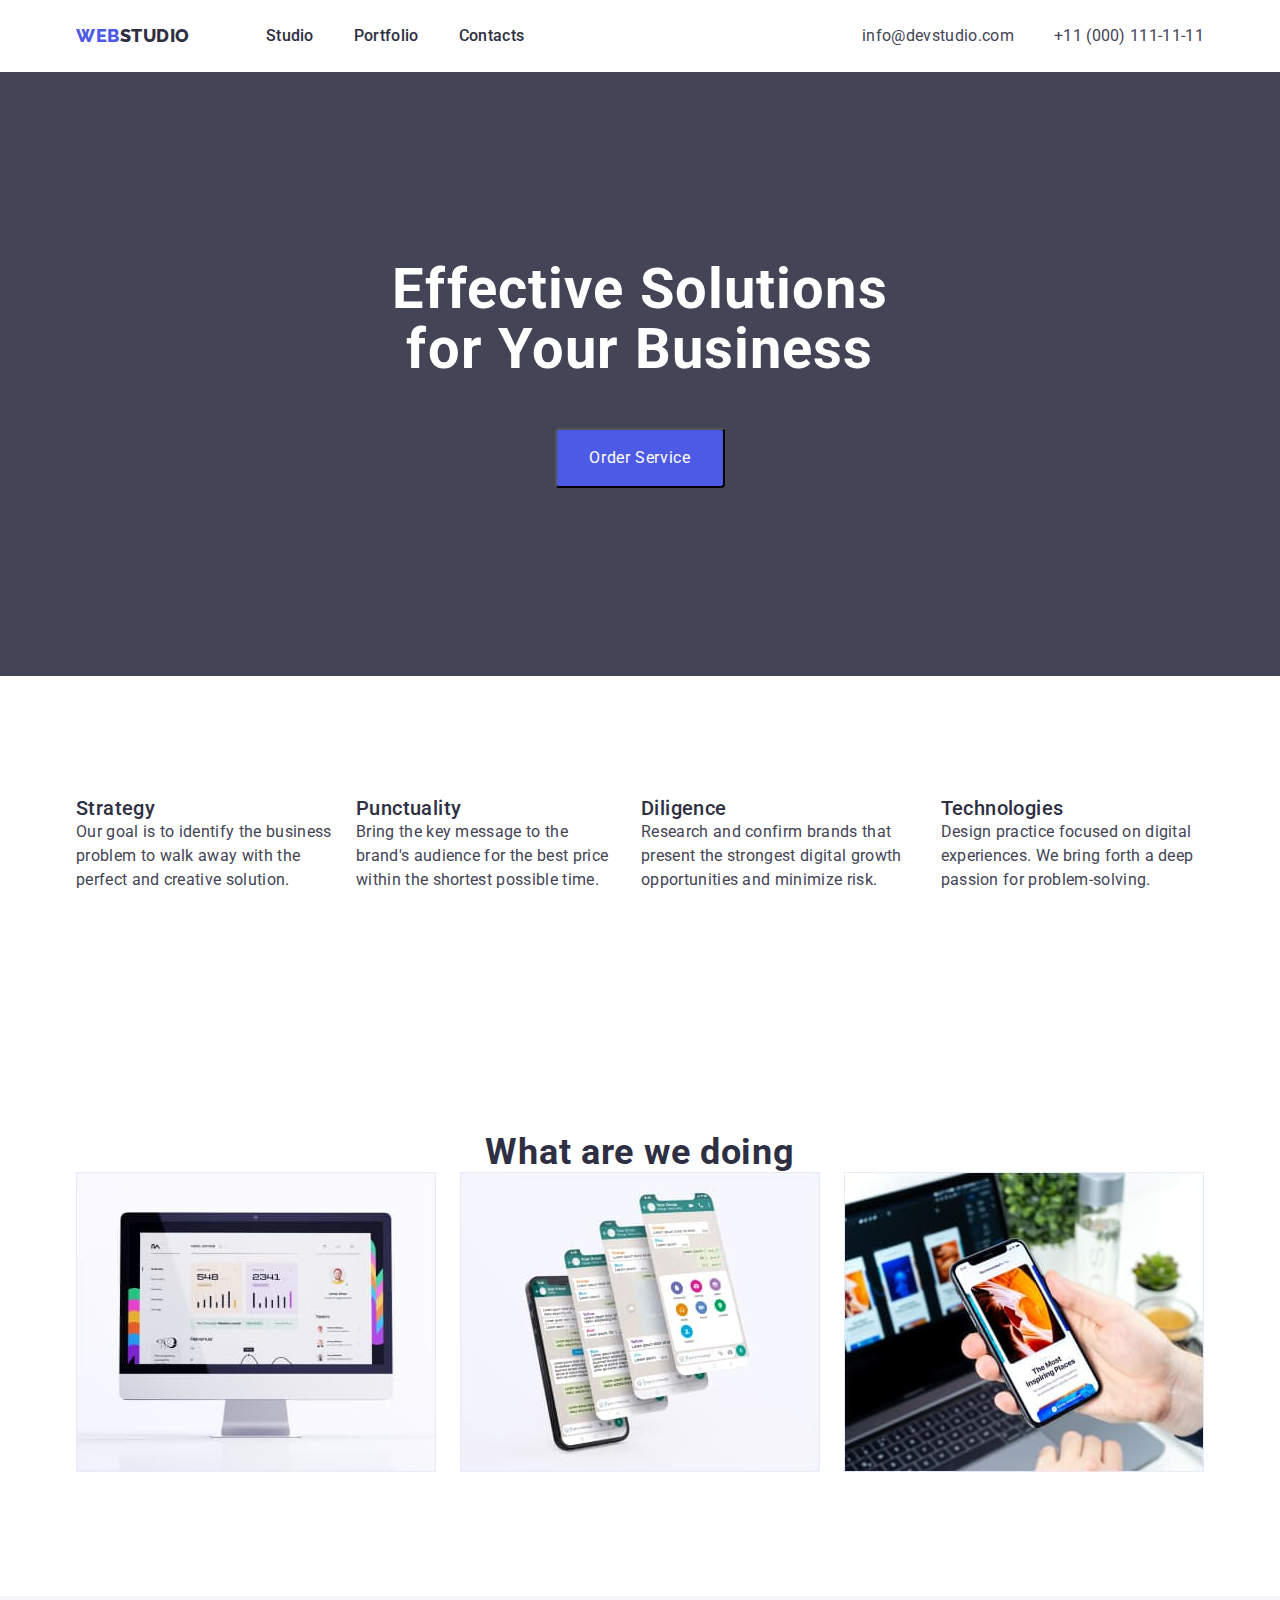
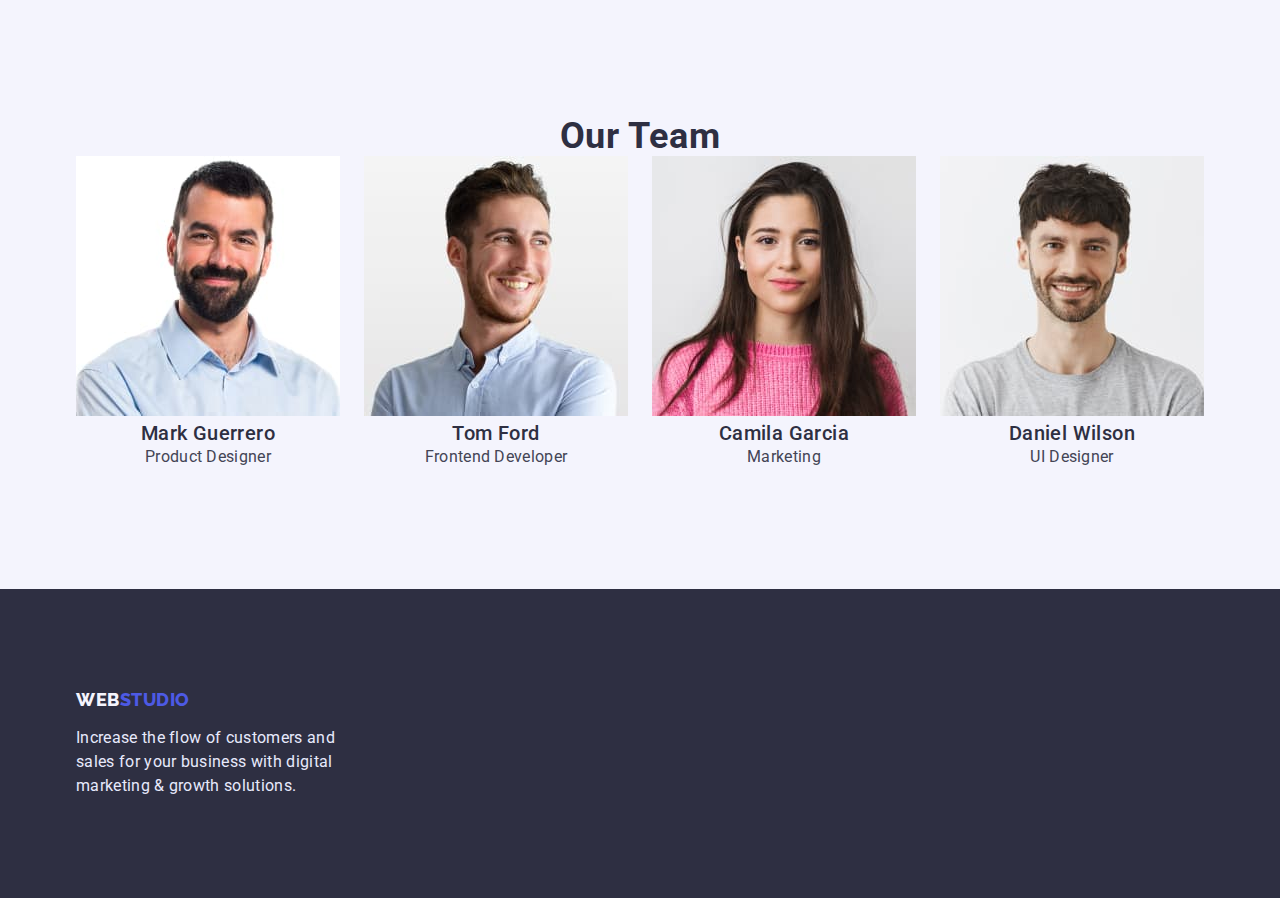
<file: index.html>
<!DOCTYPE html>
<html lang="en">

<head>
    <meta charset="UTF-8">
    <meta http-equiv="X-UA-Compatible" content="IE=edge">
    <meta name="viewport" content="width=device-width, initial-scale=1.0">
    <link rel="stylesheet"
        href="https://cdnjs.cloudflare.com/ajax/libs/modern-normalize/1.0.0/modern-normalize.min.css">
    <link rel="preconnect" href="https://fonts.googleapis.com">
    <link rel="preconnect" href="https://fonts.gstatic.com" crossorigin>
    <link
        href="https://fonts.googleapis.com/css2?family=Raleway:wght@800&family=Roboto:ital,wght@0,500;0,700;0,900;1,400&display=swap"
        rel="stylesheet">
    <title>WebStudio</title>
    <link rel="stylesheet" href="./CSS/style.css">

<body>
    <header class="header">
        <div class="container">
            <div class="header-container">
                <nav class="header-nav">
                    <a class="logo" href=" ./index.html"><span class="nameone">Web</span>Studio</a>

                    <ul class="navilinks">
                        <li>
                            <a href="index.html">Studio</a>
                        </li>
                        <li>
                            <a href="portfolio.html">Portfolio</a>
                        </li>
                        <li>
                            <a href="">Contacts</a>
                        </li>

                    </ul>
                </nav>
                <address>
                    <ul class="address">
                        <li>
                            <a href="mailto:info@devstudio.com"> info@devstudio.com </a>
                        </li>
                        <li>
                            <a href="tel:+110001111111">+11 (000) 111-11-11</a>
                        </li>
                    </ul>
                </address>
            </div>
        </div>
    </header>
    <main>

        <section class="hero">
            <div class="container">
                <h1 class="hero-title">Effective Solutions for Your Business</h1>
                <button class="orderbut" type="button ">Order Service</button>
            </div>
        </section>

        <section class="section">
            <div class="container">

                <!-- <h2>Strategy</h2> -->
                <ul class="title-container">
                    <li>
                        <h3 class="title-name">Strategy</h3>
                        <p class="title-about">
                            Our goal is to identify the business problem to walk away with the perfect and creative
                            solution.
                        </p>
                    </li>

                    <li>
                        <h3 class="title-name">Punctuality</h3>
                        <p class="title-about">
                            Bring the key message to the brand's audience for the best price within the shortest
                            possible
                            time.
                        </p>
                    </li>

                    <li>
                        <h3 class="title-name">Diligence</h3>
                        <p class="title-about">
                            Research and confirm brands that present the strongest digital growth opportunities and
                            minimize
                            risk.
                        </p>
                    </li>

                    <li>
                        <h3 class="title-name">Technologies</h3>
                        <p class="title-about">
                            Design practice focused on digital experiences. We bring forth a deep passion for
                            problem-solving.
                        </p>

                    </li>
                </ul>

            </div>
        </section>
        <section class="section">
            <div class="container">
                <div class="photo">
                    <h2> What are we doing </h2>

                    <ul class="photo-title">
                        <li class="image-title">
                            <img src="./images/photo71.jpg" alt="computer" width="360" height="300">
                        </li>
                        <li class="image-title">
                            <img src="./images/photo72.jpg" alt="messenger" width="360" height="300">
                        </li>
                        <li class="image-title">
                            <img src="./images/photo73.jpg" alt="phone" width="360" height="300">
                        </li>
                    </ul>
                </div>
            </div>

        </section>
        <section class="section-team">
            <div class="container">
                <h2 class="our-team">Our Team</h2>
                <ul class="team-class">
                    <li class="team-photo">
                        <img src="./images/mark.jpg" alt="mark" width="264" height="260">
                        <h3 class="team-name">Mark Guerrero</h3>
                        <p class="team-job">
                            Product Designer
                        </p>
                    </li>
                    <li class="team-photo">
                        <img src="./images/tom.jpg" alt="tom" width="264" height="260">
                        <h3 class="team-name"> Tom Ford </h3>
                        <p class="team-job">
                            Frontend Developer
                        </p>
                    </li>
                    <li class="team-photo">
                        <img src="./images/camila.jpg" alt="camila" width="264" height="260">
                        <h3 class="team-name">Camila Garcia</h3>
                        <p class="team-job">
                            Marketing
                        </p>
                    </li>
                    <li class="team-photo">
                        <img src="./images/daniel.jpg" alt="daniel" width="264" height="260">
                        <h3 class="team-name">Daniel Wilson</h3>
                        <p class="team-job">
                            UI Designer
                        </p>
                    </li>
                </ul>
            </div>
        </section>


    </main>
    <footer class="foot">
        <div class="container">
            <a class="footer-logo" href=" ./index.html"><span class="footer-name">Web</span>Studio</a>
            <p class="foter-item">Increase the flow of customers and sales for your business with digital marketing &
                growth
                solutions.</p>
        </div>
    </footer>
</body>

</html>
</file>
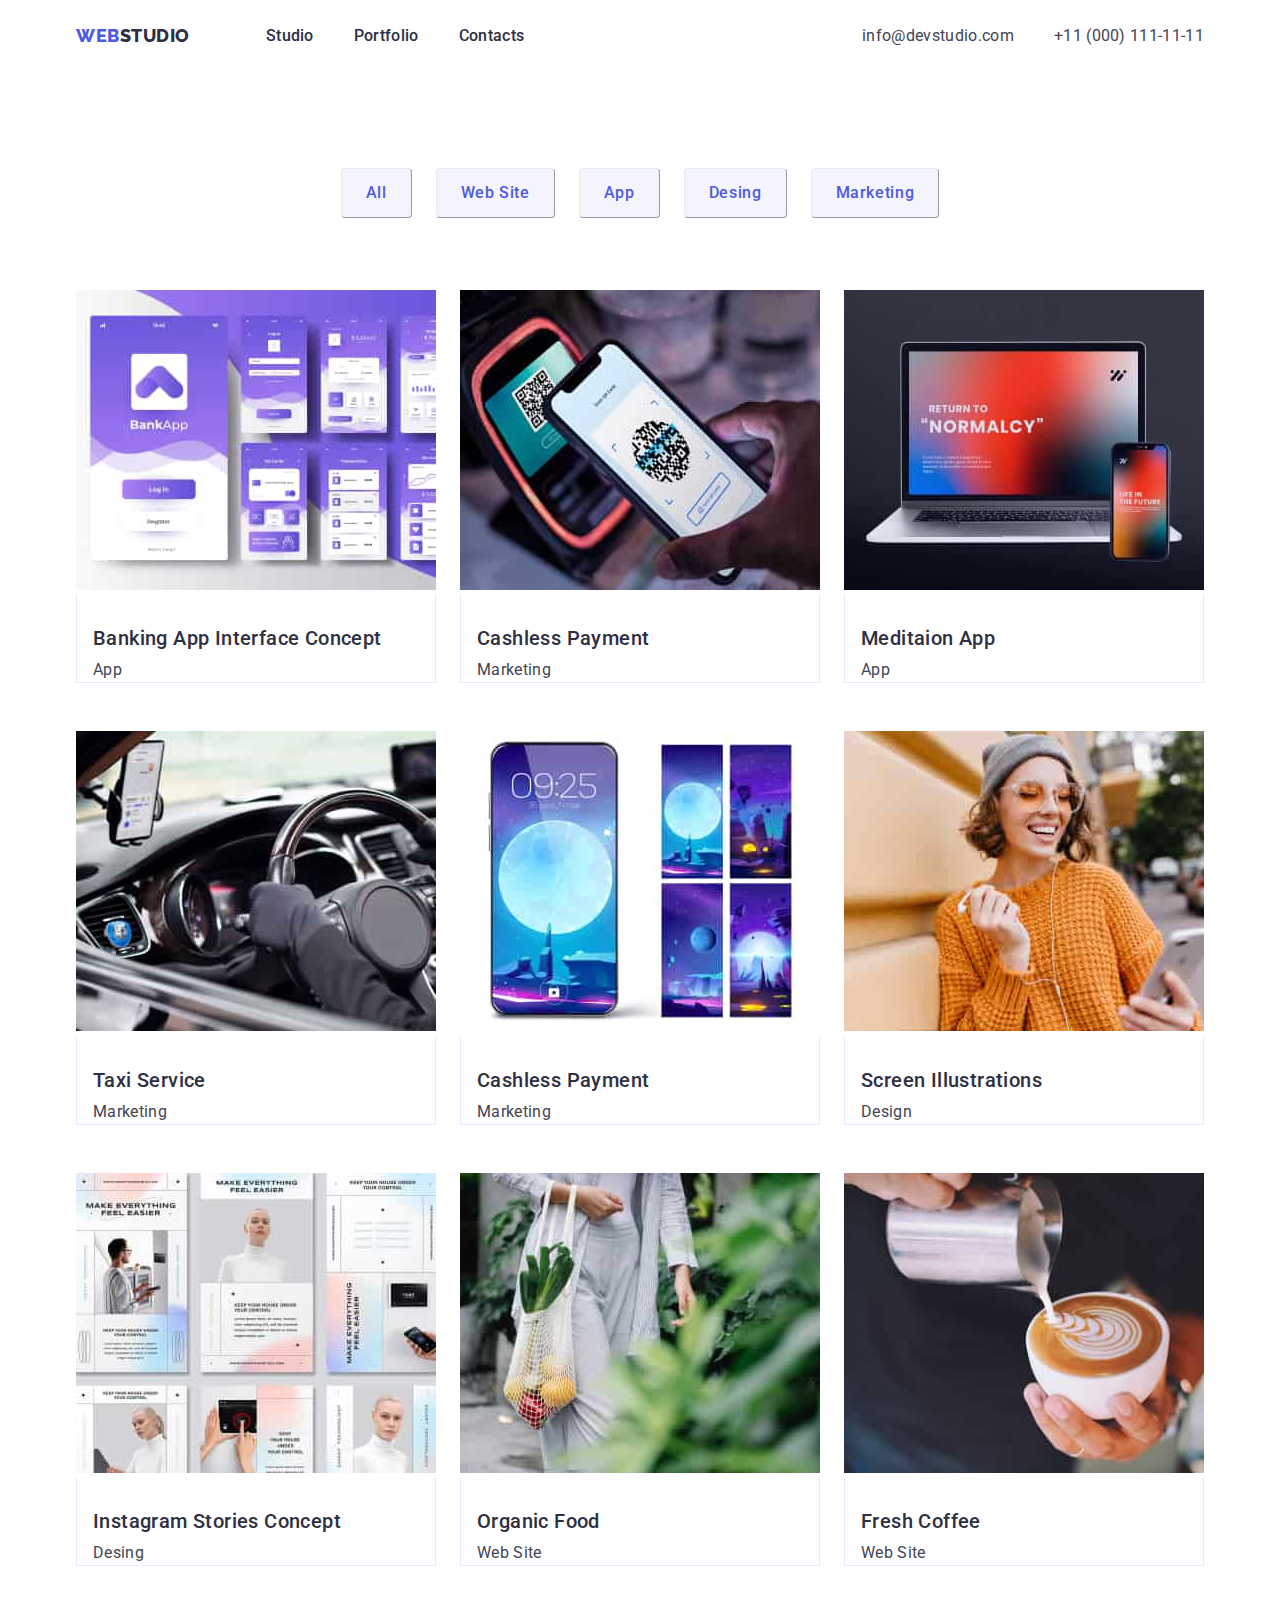
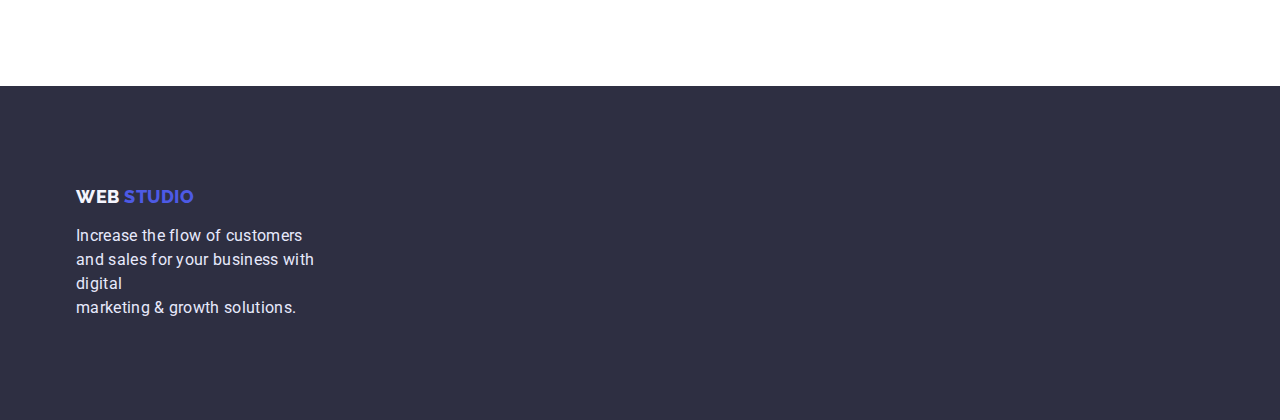
<file: portfolio.html>
<!DOCTYPE html>
<html lang="en">

<head>
    <meta charset="UTF-8">
    <meta http-equiv="X-UA-Compatible" content="IE=edge">
    <meta name="viewport" content="width=device-width, initial-scale=1.0">
    <link rel="stylesheet"
        href="https://cdnjs.cloudflare.com/ajax/libs/modern-normalize/1.0.0/modern-normalize.min.css">
    <link rel="preconnect" href="https://fonts.googleapis.com">
    <link rel="preconnect" href="https://fonts.gstatic.com" crossorigin>
    <link
        href="https://fonts.googleapis.com/css2?family=Raleway:wght@800&family=Roboto:ital,wght@0,500;0,700;0,900;1,400&display=swap"
        rel="stylesheet">
    <title>Portfolio</title>
    <link rel="stylesheet" href="./CSS/style.css">
</head>

<body>
    <header class="header">
        <div class="container">
            <div class="header-container">
                <nav class="header-nav">
                    <a class="logo" href=" ./index.html"><span class="nameone">Web</span>Studio</a>

                    <ul class="navilinks">
                        <li>
                            <a href="index.html">Studio</a>
                        </li>
                        <li>
                            <a href="portfolio.html">Portfolio</a>
                        </li>
                        <li>
                            <a class="contact-link" href="">Contacts</a>
                        </li>

                    </ul>
                </nav>
                <address>
                    <ul class="address">
                        <li>
                            <a href="mailto:info@devstudio.com"> info@devstudio.com </a>
                        </li>
                        <li>
                            <a href="tel:+110001111111">+11 (000) 111-11-11</a>
                        </li>
                    </ul>

                </address>
            </div>
        </div>
    </header>
    <main>
        <section class="section-rows">
            <div class="container">


                <!-- <h1>Filters</h1> -->
                <ul class="buttons">
                    <li> <button class="btn" type="button">All</button> </li>
                    <li> <button class="btn" type="button">Web Site</button> </li>
                    <li> <button class="btn" type="button">App</button> </li>
                    <li> <button class="btn" type="button">Desing</button> </li>
                    <li> <button class="btn" type="button">Marketing</button> </li>
                </ul>
                <ul class="servises">
                    <li class="servises-photo">
                        <img src="./images/1.1.jpg" alt="banking" width="360">
                        <div class="servises-items">
                            <h2> Banking App Interface Concept </h2>
                            <p>
                                App
                            </p>
                        </div>
                    </li>
                    <li class="servises-photo">
                        <img src="./images/1.2.jpg" alt="payment" width="360">
                        <div class="servises-items">
                            <h2> Cashless Payment </h2>
                            <p>
                                Marketing
                            </p>
                        </div>
                    </li>
                    <li class="servises-photo">
                        <img src="./images/1.3.jpg" alt="laptop" width="360">
                        <div class="servises-items">
                            <h2>Meditaion App</h2>
                            <p>App</p>
                        </div>
                    </li>


                    <li class="servises-photo">
                        <img src="./images/2.1.jpg" alt="taxi" width="360">
                        <div class="servises-items">
                            <h2> Taxi Service </h2>
                            <p>
                                Marketing
                            </p>
                        </div>
                    </li>
                    <li class="servises-photo">
                        <img src="./images/2.2.jpg" alt="messenger" width="360">
                        <div class="servises-items">
                            <h2> Cashless Payment </h2>
                            <p>
                                Marketing
                            </p>
                        </div>
                    </li>
                    <li class="servises-photo">
                        <img src="./images/2.3.jpg" alt="screen" width="360">
                        <div class="servises-items">
                            <h2>Screen Illustrations</h2>
                            <p>Design</p>
                        </div>
                    </li>


                    <li class="servises-photo">
                        <img src="./images/3.1.jpg" alt="insta" width="360">
                        <div class="servises-items">
                            <h2>Instagram Stories Concept </h2>
                            <p>
                                Desing
                            </p>
                        </div>
                    </li>
                    <li class="servises-photo">
                        <img src="./images/3.2.jpg" alt="food" width="360">
                        <div class="servises-items">
                            <h2> Organic Food </h2>
                            <p>
                                Web Site
                            </p>
                    </li>
                    <li class="servises-photo">
                        <img src="./images/3.3.jpg" alt="coffe" width="360">
                        <div class="servises-items">
                            <h2>Fresh Coffee</h2>
                            <p>Web Site</p>
                        </div>
                    </li>
                </ul>
            </div>
        </section>
    </main>
    <footer class="foot">
        <div class="container">
            <a class="footer-logo" href=" ./index.html"><span class="footer-name"> Web </span>Studio</a>
            <p class="foter-item">Increase the flow of customers <br>and sales for your business with digital <br>
                marketing & growth
                solutions.</p>
        </div>
    </footer>
</body>

</html>
</file>
<file: CSS/style.css>
:root {
    --color-body: #ffff;
    --color-primery: #2E2F42;
    --color-secondary: #434455;
    --color-brand: #4D5AE5;
    --color-firstlight: #F4F4FD;
    --color-secondlight: #E7E9FC;
    --color-withlight: #ffff;
    --color-pressed: #404bbf;
    --color-border: #E7E9FC;
}

body {
    font-family: Roboto, sans-serif;

    color: var(--color-primery)
}

p,
h1,
h2,
h3,
h4,
h5,
h6 {
    margin-top: 0;
    margin-bottom: 0;
}

ul {
    text-decoration: none;
    list-style: none;
    margin: 0;
    padding: 0;
}

/* li { 
    list-style: none;
    margin: 0;
    padding: 0;
    text-decoration: none;
}*/

.section {
    padding: 120px 0;
}

.section-team {
    padding: 120px 0;
}

.container {
    max-width: 1158px;
    width: 100%;
    margin: 0 auto;
    padding: 0 15px;

}

/*header*/

.logo {
    font-family: Raleway, sans-serif;
    text-decoration: none;
    color: var(--color-primery);
    font-size: 18px;
    font-weight: 800;
    text-transform: uppercase;
    letter-spacing: 0.03em;
    line-height: 1.333;

}

.nameone {
    color: var(--color-brand);
}



.navilinks {
    color: var(--color-primery);
    font-size: 16px;
    font-weight: 500;
    line-height: 1.5;
    letter-spacing: 0.02em;
    display: flex;
    align-items: center;
    gap: 40px;
    padding: 24px 0;
    ;
}



.navilinks a {
    color: var(--color-primery);
    text-decoration: none;
    font-size: 16px;
    line-height: 1.5;
    letter-spacing: 0.02em;


}

.navilinks a:hover {
    color: var(--color-brand);
}

.address {
    display: flex;
    align-items: center;
    gap: 40px;
}


.address a {
    color: var(--color-secondary);
    font-size: 16px;
    font-style: normal;
    text-decoration: none;
    line-height: 1.5;
    letter-spacing: 0.02em;
}

.address a:hover {
    color: var(--color-brand);
}


.header-container {
    display: flex;
    align-items: center;
    gap: 40px;
}

.header-nav {
    display: flex;
    align-items: center;
    gap: 76px;
    flex-grow: 1;
}

/*hero section*/

.hero-title {
    font-size: 56px;
    color: var(--color-withlight);
    width: 496px;
    line-height: 1.071;
    letter-spacing: 0.02em;
    text-align: center;
    margin: 0 auto;
    margin-bottom: 48px;
}


.hero {
    background-color: var(--color-secondary);
    padding-top: 188px;
    padding-bottom: 188px;
    text-align: center;

}


.orderbut {
    color: var(--color-withlight);
    background-color: var(--color-brand);
    cursor: pointer;
    border-radius: 4px;
    font-family: Roboto, sans-serif;
    font-size: 16px;
    line-height: 1.5;
    letter-spacing: 0.04em;
    text-align: center;
    padding: 16px 32px;


}

.orderbut:hover {
    background-color: var(--color-pressed);
}

.orderbut:focus {
    background-color: var(--color-pressed);
}

/*main title section*/

.title-name {
    font-weight: 500;
    font-size: 20px;
    line-height: 1.2;
    letter-spacing: 0.02em;
    color: var(--color-primery);

}

.title-about {
    font-size: 16px;
    line-height: 1.5;
    letter-spacing: 0.02em;
    color: var(--color-secondary);
}

.title-container {
    display: flex;
    gap: 24px;
}


/*photo section*/

.photo h2 {
    font-size: 36px;
    line-height: 1.111;
    letter-spacing: 0.02em;
    color: var(--color-primery);
    text-align: center;
}

.photo-title {
    display: flex;
    gap: 24px;
    align-items: center;
    justify-content: center
}

.image-title {
    flex-basis: calc((100%-2*24px)/3);


}

/*team section*/

/*
.team {
    background-color: var(--color-firstlight);

} */

.our-team {
    font-size: 36px;
    line-height: 1.111;
    letter-spacing: 0.02em;
    text-align: center;

}

.team-name {
    font-weight: 500;
    font-size: 20px;
    line-height: 1.2;
    letter-spacing: 0.02em;
    color: var(--color-primery);
    text-align: center;
}

.team-job {
    font-size: 16px;
    line-height: 1.5;
    letter-spacing: 0.02em;
    color: var(--color-secondary);
    text-align: center;
}




.team-class {
    display: flex;
    gap: 24px;
    justify-content: center;

}



.team-photo {
    flex-basis: calc((100%-3*24px)/4);
    border-radius: 0px 0px 4px 4px
}

.section-team {
    background-color: var(--color-firstlight);
}

/*footer section*/

.foot {
    background-color: var(--color-primery);
    padding-top: 100px;
    padding-bottom: 100px;
}

.foter-item {
    padding-top: 16px;
}


.foot p {
    width: 266px;
    font-size: 16px;
    line-height: 1.5;
    letter-spacing: 0.02em;
    color: var(--color-secondlight);
}

.footer-logo {
    font-family: Raleway, sans-serif;
    text-decoration: none;
    color: var(--color-brand);
    font-size: 18px;
    font-weight: 800;
    text-transform: uppercase;
    letter-spacing: 0.03em;
    line-height: 1.174;

}

.footer-name {
    color: var(--color-firstlight);
    text-transform: uppercase;
    font-size: 18px;
    font-weight: 800;
    letter-spacing: 0.03em;
    line-height: 1.174;
}

/*section buttons rows*/

.buttons li {
    font-family: Roboto, sans-serif;
}

.buttons {
    display: flex;
    gap: 24px;
    justify-content: center;

}

.btn {
    font-size: 16px;
    font-weight: 500;
    background-color: var(--color-firstlight);
    border-radius: 4px;
    border-color: var(--color-secondlight);
    border-width: thin;
    cursor: pointer;
    font-family: roboto;
    color: var(--color-brand);
    list-style: none;
    line-height: 1.5;
    letter-spacing: 0.04em;
    padding: 12px 24px;

}

.btn:hover {
    background-color: var(--color-brand);
    color: var(--color-withlight);
}

.btn:focus {
    background-color: var(--color-brand);
    color: var(--color-withlight);
}


.section-rows {
    padding-top: 96px;
    padding-bottom: 120px;
}

.section-rows h2 {
    font-weight: 500;
    font-size: 20px;
    line-height: 1.2;
    letter-spacing: 0.02em;
    color: var(--color-primery);
    padding-bottom: 8px;
    margin: 0;
}

.section-rows p {
    font-size: 16px;
    line-height: 1.5;
    letter-spacing: 0.02em;
    color: var(--color-secondary);
}

/*servises section*/

.servises {
    margin-top: 72px;
    display: flex;
    gap: 48px 24px;
    flex-wrap: wrap;
}

.servises-photo {
    flex-basis: calc((100% - 2 * 24px) / 3);

}

.servises-items {
    text-align: left;
    border-left: 1px solid var(--color-border);
    border-right: 1px solid var(--color-border);
    border-bottom: 1px solid var(--color-border);
    padding: 32px 0 0 16px;

}
</file>
